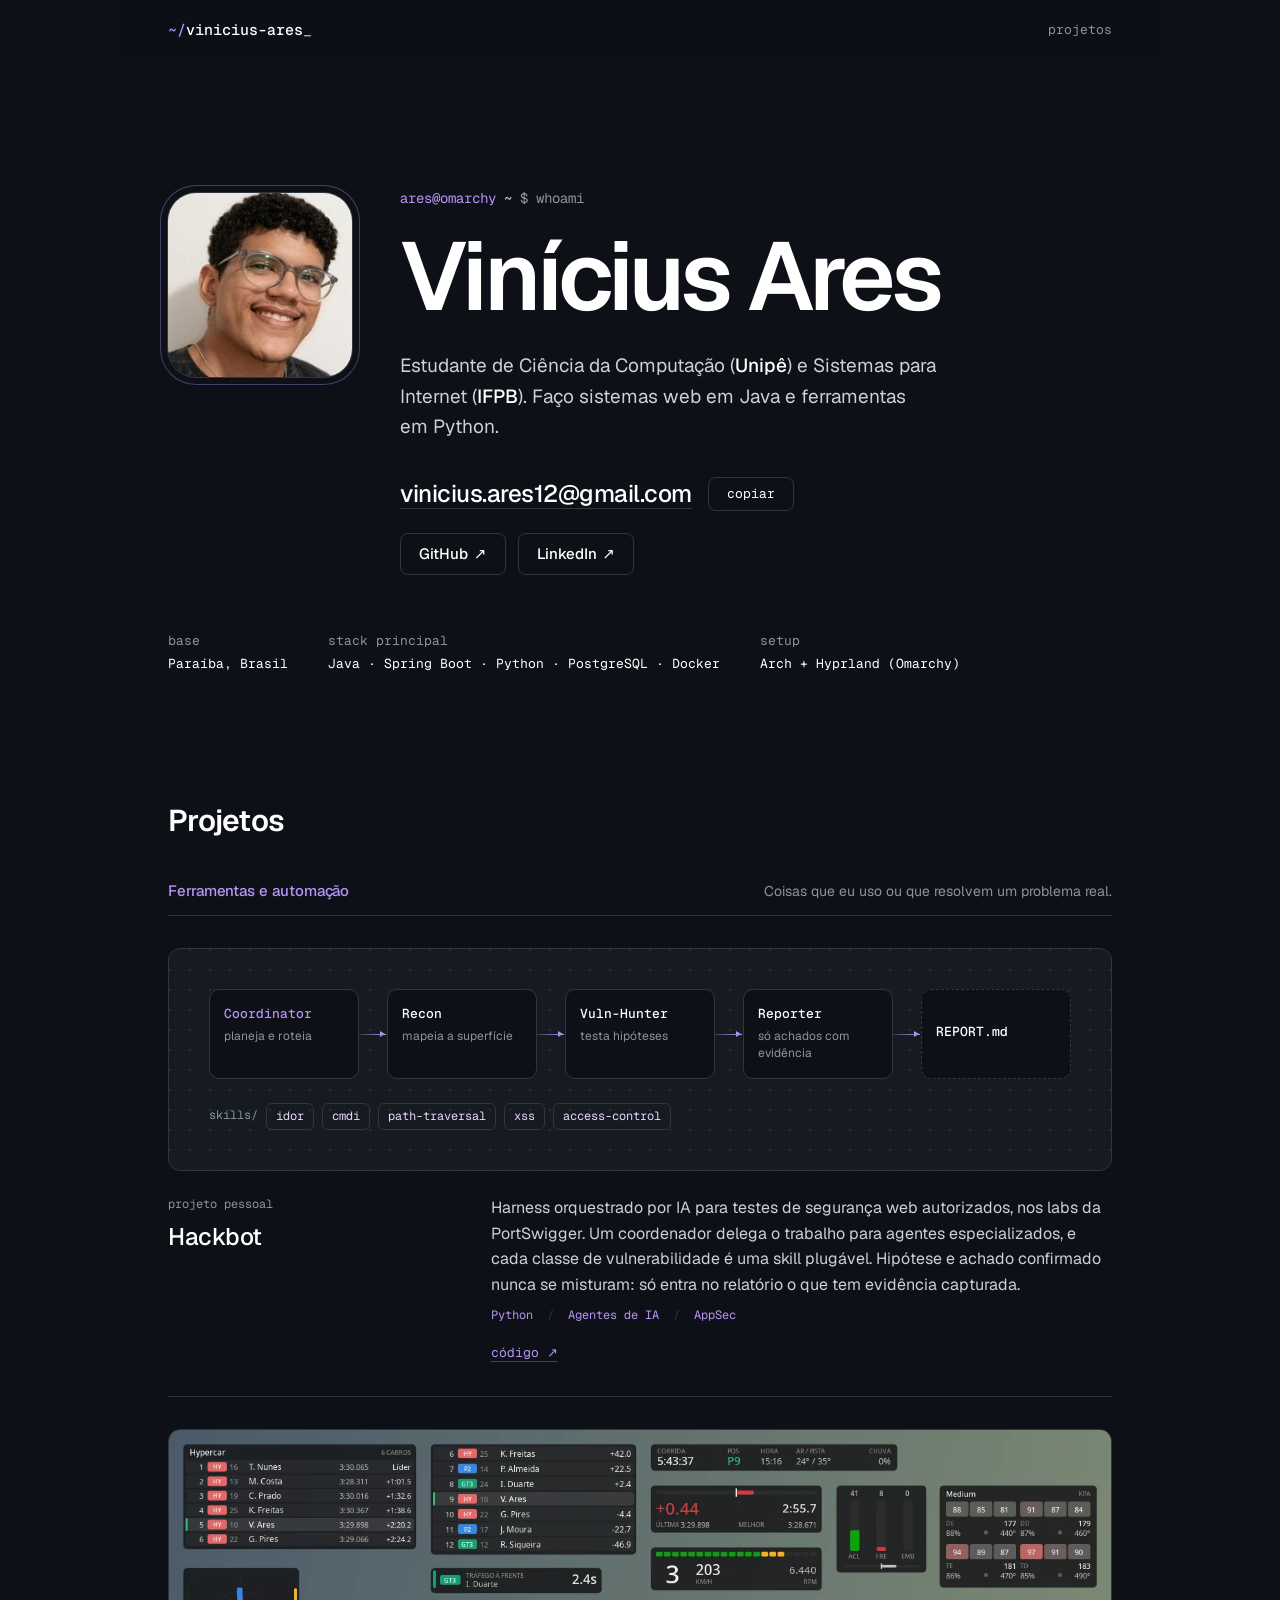
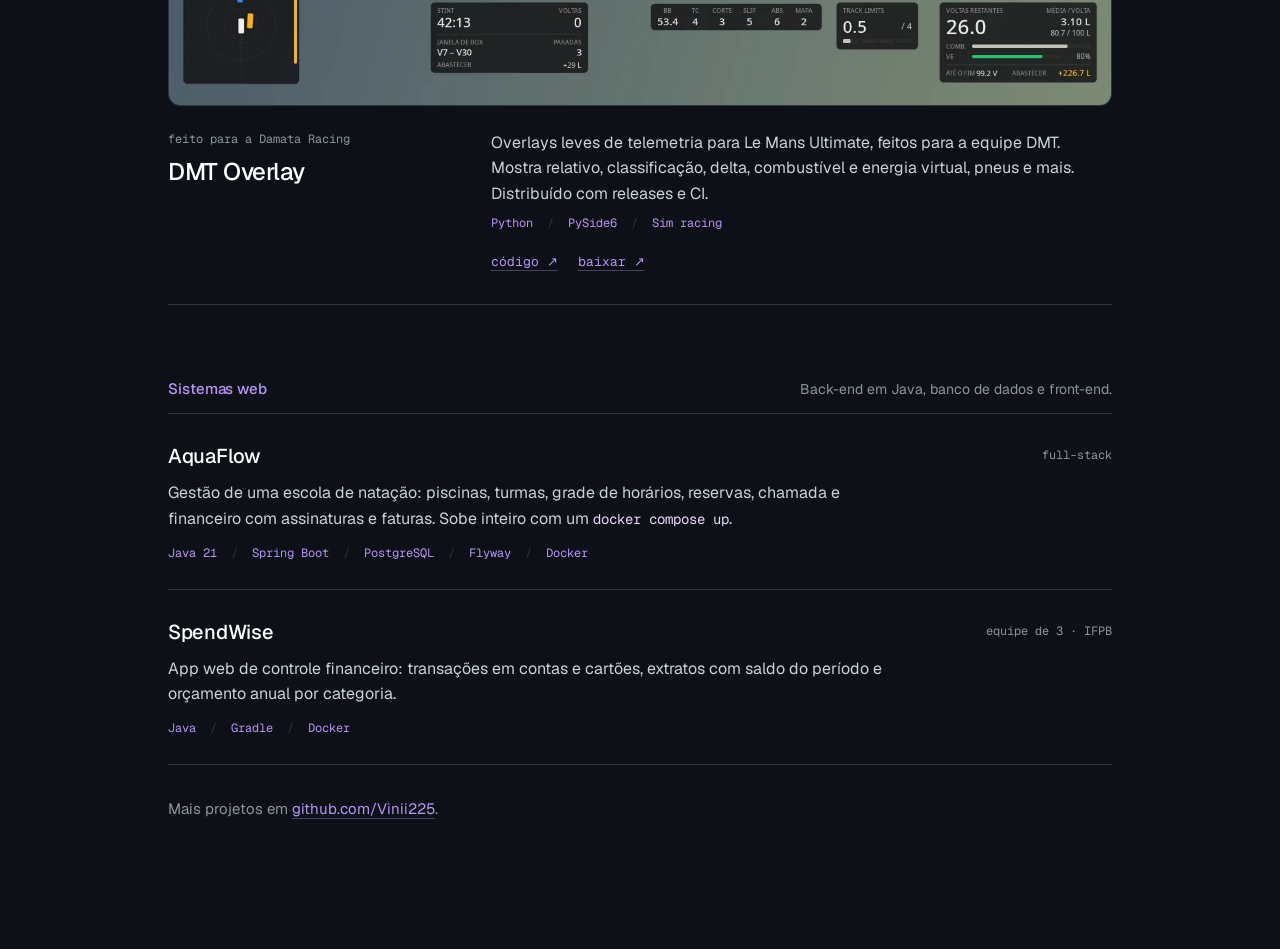
<file: index.html>
<!DOCTYPE html>
<html lang="pt-BR">
<head>
    <meta charset="UTF-8">
    <meta name="viewport" content="width=device-width, initial-scale=1.0">
    <title>Vinícius Ares · Portfólio</title>
    <meta name="description" content="Vinícius Ares, estudante de Ciência da Computação (Unipê) e Sistemas para Internet (IFPB). Sistemas web em Java e ferramentas em Python.">
    <meta name="theme-color" content="#0d1117">
    <link rel="canonical" href="https://vinii225.github.io/portfolio/">

    <meta property="og:type" content="website">
    <meta property="og:locale" content="pt_BR">
    <meta property="og:url" content="https://vinii225.github.io/portfolio/">
    <meta property="og:title" content="Vinícius Ares · Portfólio">
    <meta property="og:description" content="Sistemas web em Java e ferramentas em Python.">
    <meta property="og:image" content="https://vinii225.github.io/portfolio/assets/og.png">
    <meta property="og:image:width" content="1200">
    <meta property="og:image:height" content="630">
    <meta property="og:image:alt" content="Vinícius Ares, portfólio">
    <meta name="twitter:card" content="summary_large_image">

    <link rel="icon" href="assets/favicon.svg?v=2" type="image/svg+xml">
    <link rel="icon" href="assets/favicon-32.png?v=2" type="image/png" sizes="32x32">
    <link rel="apple-touch-icon" href="assets/apple-touch-icon.png?v=2">
    <link rel="preload" href="assets/fonts/geist-latin.woff2" as="font" type="font/woff2" crossorigin>
    <link rel="preload" href="assets/fonts/geist-mono-latin.woff2" as="font" type="font/woff2" crossorigin>
    <link rel="stylesheet" href="css/style.css?v=2026110301">
</head>
<body>
    <a class="skip" href="#projetos">Pular para os projetos</a>

    <header class="topbar">
        <a class="mark" href="#topo"><span class="mark-prompt" aria-hidden="true">~/</span><span class="mark-text">vinicius-ares</span><span class="caret" aria-hidden="true">_</span></a>
        <nav aria-label="Seções">
            <a href="#projetos">projetos</a>
        </nav>
    </header>

    <main id="topo">
        <section class="hero">
            <figure class="avatar" data-enter="0">
                <img src="assets/avatar-200.jpg" srcset="assets/avatar-200.jpg 200w, assets/avatar-400.jpg 400w" sizes="(max-width: 760px) 96px, 184px" width="400" height="400" alt="Foto de Vinícius Ares">
            </figure>
            <div class="hero-text">
                <p class="prompt" data-enter="0"><span class="prompt-user">ares@omarchy</span> <span class="prompt-path">~</span> <span class="prompt-sign">$</span> whoami</p>
                <h1 data-enter="1">Vinícius Ares</h1>
                <p class="lede" data-enter="2">Estudante de Ciência da Computação (<strong>Unipê</strong>) e Sistemas para Internet (<strong>IFPB</strong>). Faço sistemas web em Java e ferramentas em Python.</p>
                <div class="contact-block" data-enter="3">
                    <div class="email">
                        <a class="email-address" href="mailto:vinicius.ares12@gmail.com">vinicius.ares12@gmail.com</a>
                        <button class="copy" type="button" data-copy="vinicius.ares12@gmail.com">
                            <span class="copy-label copy-idle">copiar</span>
                            <span class="copy-label copy-done" aria-hidden="true">copiado</span>
                        </button>
                        <span class="sr-only" role="status" id="copy-status"></span>
                    </div>
                    <div class="hero-actions">
                        <a class="btn btn-ghost" href="https://github.com/Vinii225" target="_blank" rel="noopener">GitHub <span aria-hidden="true">↗</span><span class="sr-only"> (abre em nova aba)</span></a>
                        <a class="btn btn-ghost" href="https://www.linkedin.com/in/vinicius-ares" target="_blank" rel="noopener">LinkedIn <span aria-hidden="true">↗</span><span class="sr-only"> (abre em nova aba)</span></a>
                    </div>
                </div>
            </div>
            <dl class="facts" data-enter="4">
                <div><dt>base</dt><dd>Paraíba, Brasil</dd></div>
                <div><dt>stack principal</dt><dd>Java · Spring Boot · Python · PostgreSQL · Docker</dd></div>
                <div><dt>setup</dt><dd>Arch + Hyprland (Omarchy)</dd></div>
            </dl>
        </section>

        <section id="projetos" class="section" aria-labelledby="projetos-titulo">
            <div class="section-head reveal">
                <h2 id="projetos-titulo">Projetos</h2>
            </div>

            <div class="group" aria-labelledby="g-ferramentas">
                <div class="group-head reveal">
                    <h3 id="g-ferramentas">Ferramentas e automação</h3>
                    <p>Coisas que eu uso ou que resolvem um problema real.</p>
                </div>

                <article class="feature reveal" aria-labelledby="f-hackbot">
                    <div class="feature-visual feature-visual--diagram">
                        <ol class="flow" aria-label="Fluxo dos agentes do Hackbot">
                            <li class="flow-node flow-node--coord"><span class="flow-name">Coordinator</span><span class="flow-role">planeja e roteia</span></li>
                            <li class="flow-node"><span class="flow-name">Recon</span><span class="flow-role">mapeia a superfície</span></li>
                            <li class="flow-node"><span class="flow-name">Vuln-Hunter</span><span class="flow-role">testa hipóteses</span></li>
                            <li class="flow-node"><span class="flow-name">Reporter</span><span class="flow-role">só achados com evidência</span></li>
                            <li class="flow-node flow-node--out"><span class="flow-name">REPORT.md</span></li>
                        </ol>
                        <ul class="skills" aria-label="Skills de vulnerabilidade">
                            <li>idor</li><li>cmdi</li><li>path-traversal</li><li>xss</li><li>access-control</li>
                        </ul>
                    </div>
                    <div class="feature-body">
                        <p class="feature-context">projeto pessoal</p>
                        <h4 id="f-hackbot">Hackbot</h4>
                        <p>Harness orquestrado por IA para testes de segurança web autorizados, nos labs da PortSwigger. Um coordenador delega o trabalho para agentes especializados, e cada classe de vulnerabilidade é uma skill plugável. Hipótese e achado confirmado nunca se misturam: só entra no relatório o que tem evidência capturada.</p>
                        <p class="p-tags"><span>Python</span><span>Agentes de IA</span><span>AppSec</span></p>
                        <p class="feature-links">
                            <a href="https://github.com/Vinii225/hackbot" target="_blank" rel="noopener">código <span aria-hidden="true">↗</span><span class="sr-only"> (abre em nova aba)</span></a>
                        </p>
                    </div>
                </article>

                <article class="feature reveal" aria-labelledby="f-dmt">
                    <div class="feature-visual">
                        <img src="assets/projetos/dmt-previa.webp" srcset="assets/projetos/dmt-previa-760.webp 760w, assets/projetos/dmt-previa.webp 1370w" sizes="(max-width: 760px) 760px, 944px" width="1370" height="400" loading="lazy" alt="Widgets do DMT Overlay: tabela de relativo, classificação, delta de volta, marcha e RPM, pedais, temperatura dos pneus e combustível.">
                    </div>
                    <div class="feature-body">
                        <p class="feature-context">feito para a Damata Racing</p>
                        <h4 id="f-dmt">DMT Overlay</h4>
                        <p>Overlays leves de telemetria para Le Mans Ultimate, feitos para a equipe DMT. Mostra relativo, classificação, delta, combustível e energia virtual, pneus e mais. Distribuído com releases e CI.</p>
                        <p class="p-tags"><span>Python</span><span>PySide6</span><span>Sim racing</span></p>
                        <p class="feature-links">
                            <a href="https://github.com/Vinii225/dmt-overlay" target="_blank" rel="noopener">código <span aria-hidden="true">↗</span><span class="sr-only"> (abre em nova aba)</span></a>
                            <a href="https://github.com/Vinii225/dmt-overlay/releases/latest" target="_blank" rel="noopener">baixar <span aria-hidden="true">↗</span><span class="sr-only"> (abre em nova aba)</span></a>
                        </p>
                    </div>
                </article>

            </div>

            <div class="group" aria-labelledby="g-web">
                <div class="group-head reveal">
                    <h3 id="g-web">Sistemas web</h3>
                    <p>Back-end em Java, banco de dados e front-end.</p>
                </div>
                <ul class="projects">
                    <li class="project reveal">
                        <div class="p-body">
                            <h4 class="p-title"><a class="p-link" href="https://github.com/Vinii225/aquaflow" target="_blank" rel="noopener">AquaFlow <span class="p-arrow" aria-hidden="true">↗</span><span class="sr-only"> (abre em nova aba)</span></a></h4>
                            <p class="p-desc">Gestão de uma escola de natação: piscinas, turmas, grade de horários, reservas, chamada e financeiro com assinaturas e faturas. Sobe inteiro com um <code>docker compose up</code>.</p>
                            <p class="p-tags"><span>Java 21</span><span>Spring Boot</span><span>PostgreSQL</span><span>Flyway</span><span>Docker</span></p>
                        </div>
                        <p class="p-meta">full-stack</p>
                    </li>
                    <li class="project reveal">
                        <div class="p-body">
                            <h4 class="p-title"><a class="p-link" href="https://github.com/Vinii225/spendwise" target="_blank" rel="noopener">SpendWise <span class="p-arrow" aria-hidden="true">↗</span><span class="sr-only"> (abre em nova aba)</span></a></h4>
                            <p class="p-desc">App web de controle financeiro: transações em contas e cartões, extratos com saldo do período e orçamento anual por categoria.</p>
                            <p class="p-tags"><span>Java</span><span>Gradle</span><span>Docker</span></p>
                        </div>
                        <p class="p-meta">equipe de 3 · IFPB</p>
                    </li>
                </ul>
            </div>


            <p class="more reveal">Mais projetos em <a href="https://github.com/Vinii225?tab=repositories" target="_blank" rel="noopener">github.com/Vinii225<span class="sr-only"> (abre em nova aba)</span></a>.</p>
        </section>


    </main>


    <script src="js/main.js?v=2026110301"></script>
</body>
</html>
</file>
<file: css/style.css>
/* Paleta herdada do README do perfil (github.com/Vinii225) */

@font-face {
    font-family: "Geist";
    src: url("../assets/fonts/geist-latin.woff2") format("woff2");
    font-weight: 400 600;
    font-style: normal;
    font-display: swap;
}

@font-face {
    font-family: "Geist Mono";
    src: url("../assets/fonts/geist-mono-latin.woff2") format("woff2");
    font-weight: 400 500;
    font-style: normal;
    font-display: swap;
}

:root {
    --bg: #0d1117;
    --bg-raised: #161b22;
    --line: #30363d;
    --text: #c9d1d9;
    --text-strong: #ffffff;
    --muted: #8b949e;
    --accent: #b794f6;
    --accent-soft: #e9d8fd;
    --accent-wash: rgba(183, 148, 246, 0.08);

    --font-sans: "Geist", ui-sans-serif, system-ui, -apple-system, "Segoe UI", sans-serif;
    --font-mono: "Geist Mono", ui-monospace, "SFMono-Regular", Menlo, monospace;

    --ease-out: cubic-bezier(0.23, 1, 0.32, 1);

    --measure: 68ch;
    --gutter: clamp(20px, 5vw, 48px);
}

*,
*::before,
*::after {
    box-sizing: border-box;
}

html {
    scroll-behavior: smooth;
    scroll-padding-top: 80px;
    -webkit-text-size-adjust: 100%;
}

body {
    margin: 0;
    background: var(--bg);
    color: var(--text);
    font-family: var(--font-sans);
    font-size: 16px;
    line-height: 1.6;
    -webkit-font-smoothing: antialiased;
    text-rendering: optimizeLegibility;
}

::selection {
    background: var(--accent);
    color: var(--bg);
}

a {
    color: inherit;
}

:focus-visible {
    outline: 2px solid var(--accent);
    outline-offset: 3px;
    border-radius: 4px;
}

code {
    font-family: var(--font-mono);
    font-size: 0.875em;
    color: var(--accent-soft);
}

.sr-only {
    position: absolute;
    width: 1px;
    height: 1px;
    padding: 0;
    margin: -1px;
    overflow: hidden;
    clip: rect(0, 0, 0, 0);
    white-space: nowrap;
    border: 0;
}

.skip {
    position: absolute;
    left: 16px;
    top: -48px;
    padding: 8px 12px;
    background: var(--accent);
    color: var(--bg);
    border-radius: 6px;
    font-weight: 500;
    text-decoration: none;
    z-index: 20;
}

.skip:focus {
    top: 16px;
}

/* ---------- Topbar ---------- */

.topbar {
    position: sticky;
    top: 0;
    z-index: 10;
    display: flex;
    align-items: center;
    justify-content: space-between;
    gap: 24px;
    max-width: 1040px;
    margin: 0 auto;
    padding: 18px var(--gutter);
    background: rgba(13, 17, 23, 0.82);
    backdrop-filter: blur(10px);
    -webkit-backdrop-filter: blur(10px);
    border-bottom: 1px solid transparent;
    transition: border-color 200ms ease;
}

.topbar.is-scrolled {
    border-bottom-color: var(--line);
}

.mark {
    display: inline-flex;
    align-items: baseline;
    font-family: var(--font-mono);
    font-size: 15px;
    font-weight: 500;
    color: var(--text-strong);
    text-decoration: none;
}

.mark-prompt {
    color: var(--accent);
}

/* Digita o nome uma vez ao carregar (13 caracteres, um passo por letra).
   O recorte só existe durante a animação: no fim a largura volta a ser a do texto,
   sem cortar a última letra, e o nome não encolhe quando o menu aperta o topo. */
.mark {
    flex-shrink: 0;
}

.mark-text {
    display: inline-block;
    flex-shrink: 0;
    white-space: nowrap;
    animation: type 780ms steps(13, end) 250ms backwards;
}

@keyframes type {
    from { width: 0; overflow: hidden; }
    to { width: 13ch; overflow: hidden; }
}

.caret {
    color: var(--accent);
    animation: blink 1.1s steps(1) infinite;
}

@keyframes blink {
    50% { opacity: 0; }
}

.topbar nav {
    display: flex;
    gap: clamp(16px, 3vw, 28px);
    font-family: var(--font-mono);
    font-size: 13px;
}

.topbar nav a {
    color: var(--muted);
    text-decoration: none;
    transition: color 150ms ease;
}

.topbar nav a.is-active {
    color: var(--accent);
}

@media (hover: hover) and (pointer: fine) {
    .topbar nav a:hover {
        color: var(--text-strong);
    }
}

/* ---------- Layout ---------- */

main {
    max-width: 1040px;
    margin: 0 auto;
    padding: 0 var(--gutter);
}

.section {
    padding: clamp(72px, 12vw, 128px) 0 0;
}

.section-head {
    display: flex;
    align-items: baseline;
    justify-content: space-between;
    gap: 8px 24px;
    flex-wrap: wrap;
    margin-bottom: 40px;
}

h1,
h2,
h3,
h4 {
    color: var(--text-strong);
    font-weight: 600;
    margin: 0;
}

h2 {
    font-size: clamp(24px, 3vw, 30px);
    letter-spacing: -0.025em;
    line-height: 1.2;
}

.section-note {
    margin: 0;
    color: var(--muted);
    font-size: 14px;
}

/* ---------- Hero ---------- */

.hero {
    display: grid;
    grid-template-columns: auto 1fr;
    gap: 0 48px;
    align-items: start;
    padding-top: clamp(64px, 14vh, 140px);
}

.prompt {
    margin: 0 0 20px;
    font-family: var(--font-mono);
    font-size: 14px;
    color: var(--muted);
}

.prompt-user {
    color: var(--accent);
}

.prompt-path {
    color: var(--accent-soft);
}

.hero h1 {
    font-size: clamp(44px, 9vw, 96px);
    line-height: 0.98;
    letter-spacing: -0.045em;
    text-wrap: balance;
}

.lede {
    max-width: 46ch;
    margin: 28px 0 0;
    font-size: clamp(17px, 1.6vw, 19px);
    text-wrap: pretty;
}

.lede strong {
    color: var(--text-strong);
    font-weight: 500;
}

.avatar {
    margin: 0;
    width: clamp(140px, 16vw, 184px);
    margin-top: 6px;
    aspect-ratio: 1;
    border-radius: 28px;
    overflow: hidden;
    box-shadow: 0 0 0 1px var(--line), 0 0 0 7px var(--bg), 0 0 0 8px rgba(183, 148, 246, 0.35);
}

.avatar img {
    display: block;
    width: 100%;
    height: 100%;
    object-fit: cover;
}

.contact-block {
    margin-top: 32px;
}

.hero-actions {
    display: flex;
    flex-wrap: wrap;
    gap: 12px;
    margin-top: 20px;
}

.btn {
    display: inline-flex;
    align-items: center;
    gap: 6px;
    height: 42px;
    padding: 0 18px;
    border-radius: 8px;
    font-size: 15px;
    font-weight: 500;
    text-decoration: none;
    transition: transform 160ms var(--ease-out), background-color 150ms ease, border-color 150ms ease;
}

.btn:active {
    transform: scale(0.97);
}

.btn-primary {
    background: var(--accent);
    color: var(--bg);
}

.btn-ghost {
    border: 1px solid var(--line);
    color: var(--text-strong);
}

@media (hover: hover) and (pointer: fine) {
    .btn-primary:hover {
        background: var(--accent-soft);
    }

    .btn-ghost:hover {
        border-color: var(--muted);
    }
}

.facts {
    grid-column: 1 / -1;
    display: flex;
    flex-wrap: wrap;
    gap: 16px 40px;
    margin: 56px 0 0;
    font-family: var(--font-mono);
    font-size: 13px;
}

.facts div {
    display: flex;
    flex-direction: column;
    gap: 2px;
}

.facts dt {
    color: var(--muted);
}

.facts dd {
    margin: 0;
    color: var(--text-strong);
}

/* ---------- Grupos de projetos ---------- */

.group + .group {
    margin-top: 72px;
}

.group-head {
    display: flex;
    align-items: baseline;
    justify-content: space-between;
    gap: 4px 24px;
    flex-wrap: wrap;
    padding-bottom: 12px;
    border-bottom: 1px solid var(--line);
}

.group-head h3 {
    font-size: 15px;
    font-weight: 500;
    color: var(--accent);
    letter-spacing: -0.005em;
}

.group-head p {
    margin: 0;
    font-size: 14px;
    color: var(--muted);
}

/* ---------- Destaques ---------- */

.feature {
    padding: 32px 0;
    border-bottom: 1px solid var(--line);
}

.feature-visual {
    overflow: hidden;
    border: 1px solid var(--line);
    border-radius: 12px;
    background: var(--bg-raised);
}

.feature-visual img {
    display: block;
    width: 100%;
    height: auto;
}

.feature-body {
    display: grid;
    grid-template-columns: minmax(180px, 1fr) minmax(0, 2.2fr);
    grid-template-rows: auto 1fr;
    gap: 4px 40px;
    margin-top: 24px;
}

.feature-context,
.feature-body h4 {
    grid-column: 1;
}

.feature-body > :not(.feature-context):not(h4) {
    grid-column: 2;
}

.feature-body h4 {
    grid-row: 2;
    align-self: start;
    font-size: 24px;
    font-weight: 500;
    letter-spacing: -0.02em;
}

.feature-body > p:nth-of-type(2) {
    grid-row: 1 / span 2;
    margin: 0;
    max-width: var(--measure);
    text-wrap: pretty;
}

.feature-context {
    margin: 0;
    font-family: var(--font-mono);
    font-size: 12px;
    color: var(--muted);
}

.feature-links {
    display: flex;
    gap: 20px;
    margin: 14px 0 0;
    font-family: var(--font-mono);
    font-size: 13px;
}

.feature-links a,
.p-extra a,
.more a {
    color: var(--accent);
    text-decoration: underline;
    text-decoration-color: rgba(183, 148, 246, 0.35);
    text-underline-offset: 4px;
    transition: text-decoration-color 150ms ease, color 150ms ease;
}

@media (hover: hover) and (pointer: fine) {
    .feature-links a:hover,
    .p-extra a:hover,
    .more a:hover {
        color: var(--accent-soft);
        text-decoration-color: currentColor;
    }
}

/* Diagrama do Hackbot: o destaque percorre os agentes na ordem do fluxo */

.feature-visual--diagram {
    padding: clamp(24px, 4vw, 40px);
    background:
        radial-gradient(circle at 1px 1px, rgba(139, 148, 158, 0.16) 1px, transparent 0) 0 0 / 20px 20px,
        var(--bg-raised);
}

.flow {
    display: grid;
    grid-template-columns: repeat(5, minmax(0, 1fr));
    gap: 28px;
    margin: 0;
    padding: 0;
    list-style: none;
}

.flow-node {
    position: relative;
    display: flex;
    flex-direction: column;
    gap: 4px;
    padding: 14px 14px 16px;
    border: 1px solid var(--line);
    border-radius: 10px;
    background: var(--bg);
    animation: step 6s var(--ease-out) infinite;
}

.flow-node:nth-child(2) { animation-delay: 1.2s; }
.flow-node:nth-child(3) { animation-delay: 2.4s; }
.flow-node:nth-child(4) { animation-delay: 3.6s; }
.flow-node:nth-child(5) { animation-delay: 4.8s; }

@keyframes step {
    0%, 22%, 100% { border-color: var(--line); }
    4%, 16% { border-color: var(--accent); }
}

/* Conector com seta entre um agente e o próximo */
.flow-node:not(:last-child)::after {
    content: "";
    position: absolute;
    top: 50%;
    left: 100%;
    width: 28px;
    height: 1px;
    background: linear-gradient(90deg, var(--line), var(--accent));
}

.flow-node:not(:last-child)::before {
    content: "";
    position: absolute;
    top: calc(50% - 3px);
    left: calc(100% + 22px);
    border: 3px solid transparent;
    border-left: 5px solid var(--accent);
}

.flow-name {
    font-family: var(--font-mono);
    font-size: 13px;
    font-weight: 500;
    color: var(--text-strong);
}

.flow-role {
    font-size: 12px;
    line-height: 1.4;
    color: var(--muted);
}

.flow-node--coord .flow-name {
    color: var(--accent);
}

.flow-node--out {
    justify-content: center;
    border-style: dashed;
}

.skills {
    display: flex;
    flex-wrap: wrap;
    gap: 8px;
    margin: 24px 0 0;
    padding: 0;
    list-style: none;
    font-family: var(--font-mono);
    font-size: 12px;
}

.skills::before {
    content: "skills/";
    color: var(--muted);
    padding: 3px 0;
}

.skills li {
    padding: 3px 9px;
    border: 1px solid var(--line);
    border-radius: 6px;
    color: var(--accent-soft);
}

/* ---------- Lista de projetos ---------- */

.projects {
    list-style: none;
    margin: 0;
    padding: 0;
}

.project {
    position: relative;
    display: grid;
    grid-template-columns: 1fr auto;
    gap: 8px 32px;
    padding: 26px 0;
    border-bottom: 1px solid var(--line);
    isolation: isolate;
}

/* Faixa de destaque que entra pela esquerda no hover */
.project::before {
    content: "";
    position: absolute;
    inset: 0 -16px;
    z-index: -1;
    border-radius: 10px;
    background: var(--accent-wash);
    clip-path: inset(0 100% 0 0 round 10px);
    transition: clip-path 260ms var(--ease-out);
}

.p-body {
    display: flex;
    flex-direction: column;
    gap: 8px;
    min-width: 0;
}

.p-title {
    font-size: 20px;
    font-weight: 500;
    letter-spacing: -0.015em;
}

.p-link {
    text-decoration: none;
}

/* A linha inteira é clicável; links secundários ficam por cima */
.p-link::after {
    content: "";
    position: absolute;
    inset: 0;
}

.p-link:focus-visible {
    outline: none;
}

.p-arrow {
    display: inline-block;
    color: var(--accent);
    opacity: 0;
    transform: translate(-4px, 4px);
    transition: opacity 180ms ease, transform 220ms var(--ease-out);
}

.p-desc {
    margin: 0;
    max-width: var(--measure);
    text-wrap: pretty;
}

.p-tags {
    display: flex;
    flex-wrap: wrap;
    gap: 6px 14px;
    margin: 4px 0 0;
    font-family: var(--font-mono);
    font-size: 12px;
    color: var(--accent);
}

.p-tags span:not(:last-child)::after {
    content: "/";
    margin-left: 14px;
    color: var(--line);
}

.p-extra {
    position: relative;
    z-index: 1;
    margin: 2px 0 0;
    font-family: var(--font-mono);
    font-size: 13px;
}

.p-meta {
    margin: 0;
    padding-top: 6px;
    font-family: var(--font-mono);
    font-size: 12px;
    color: var(--muted);
    text-align: right;
}

.project:focus-within::before {
    clip-path: inset(0 0 0 0 round 10px);
}

.project:has(.p-link:focus-visible) {
    outline: 2px solid var(--accent);
    outline-offset: 4px;
    border-radius: 8px;
}

.project:focus-within .p-arrow {
    opacity: 1;
    transform: translate(0, 0);
}

@media (hover: hover) and (pointer: fine) {
    .project:hover::before {
        clip-path: inset(0 0 0 0 round 10px);
    }

    .project:hover .p-arrow {
        opacity: 1;
        transform: translate(0, 0);
    }
}

.more {
    margin: 32px 0 0;
    padding-bottom: clamp(80px, 12vw, 128px);
    color: var(--muted);
    font-size: 15px;
}

/* ---------- Contato ---------- */

.email {
    display: flex;
    flex-wrap: wrap;
    align-items: center;
    gap: 12px 16px;
}

.email-address {
    font-size: clamp(19px, 2.2vw, 24px);
    font-weight: 500;
    letter-spacing: -0.02em;
    color: var(--text-strong);
    text-decoration: underline;
    text-decoration-color: var(--line);
    text-decoration-thickness: 1px;
    text-underline-offset: 6px;
    transition: text-decoration-color 150ms ease;
    overflow-wrap: anywhere;
}

@media (hover: hover) and (pointer: fine) {
    .email-address:hover {
        text-decoration-color: var(--accent);
    }
}

/* Os dois rótulos ocupam a mesma célula: o botão não muda de largura */
.copy {
    display: inline-grid;
    height: 34px;
    padding: 0 14px;
    border: 1px solid var(--line);
    border-radius: 8px;
    background: transparent;
    color: var(--text-strong);
    font-family: var(--font-mono);
    font-size: 13px;
    cursor: pointer;
    transition: transform 160ms var(--ease-out), border-color 150ms ease;
}

.copy:active {
    transform: scale(0.97);
}

.copy-label {
    grid-area: 1 / 1;
    align-self: center;
    transition: opacity 200ms ease, filter 200ms ease, transform 200ms var(--ease-out);
}

.copy-done {
    color: var(--accent);
    opacity: 0;
    filter: blur(2px);
    transform: translateY(4px);
}

.copy.is-copied {
    border-color: var(--accent);
}

.copy.is-copied .copy-idle {
    opacity: 0;
    filter: blur(2px);
    transform: translateY(-4px);
}

.copy.is-copied .copy-done {
    opacity: 1;
    filter: blur(0);
    transform: translateY(0);
}

@media (hover: hover) and (pointer: fine) {
    .copy:hover {
        border-color: var(--muted);
    }
}

/* ---------- Motion: entrada e reveal ----------
   Só são escondidos quando o JS confirmou que vai animar (.js-motion),
   então sem JS a página aparece completa. */

.js-motion [data-enter] {
    opacity: 0;
    transform: translateY(12px);
    filter: blur(4px);
    animation: enter 700ms var(--ease-out) forwards;
}

.js-motion [data-enter="1"] { animation-delay: 60ms; }
.js-motion [data-enter="2"] { animation-delay: 140ms; }
.js-motion [data-enter="3"] { animation-delay: 210ms; }
.js-motion [data-enter="4"] { animation-delay: 280ms; }

@keyframes enter {
    to {
        opacity: 1;
        transform: translateY(0);
        filter: blur(0);
    }
}

.js-motion .reveal {
    opacity: 0;
    transform: translateY(16px);
    transition: opacity 600ms var(--ease-out), transform 600ms var(--ease-out);
    transition-delay: var(--stagger, 0ms);
}

.js-motion .reveal.is-visible {
    opacity: 1;
    transform: translateY(0);
}

/* ---------- Responsivo ---------- */

@media (max-width: 860px) {
    .flow {
        grid-template-columns: 1fr;
        gap: 20px;
    }

    .flow-node {
        flex-direction: row;
        align-items: baseline;
        justify-content: space-between;
        gap: 12px;
    }

    .flow-node--out {
        justify-content: flex-start;
    }

    .flow-node:not(:last-child)::after {
        top: 100%;
        left: 24px;
        width: 1px;
        height: 20px;
        background: linear-gradient(180deg, var(--line), var(--accent));
    }

    .flow-node:not(:last-child)::before {
        top: calc(100% + 14px);
        left: 21px;
        border: 3px solid transparent;
        border-top: 5px solid var(--accent);
    }

    .flow-role {
        text-align: right;
    }
}

@media (max-width: 760px) {
    .hero {
        grid-template-columns: 1fr;
    }

    .avatar {
        margin-top: 0;
    }

    .avatar {
        grid-row: 1;
        width: 96px;
        border-radius: 22px;
        margin-bottom: 28px;
    }

    .feature-body {
        grid-template-columns: 1fr;
        grid-template-rows: none;
    }

    /* Prévia larga demais para o celular: mostra os primeiros widgets em tamanho legível */
    .feature-visual img {
        height: 220px;
        object-fit: cover;
        object-position: left center;
    }

    .feature-body > :not(.feature-context):not(h4),
    .feature-body > p:nth-of-type(2) {
        grid-column: 1;
        grid-row: auto;
    }

    .feature-body > p:nth-of-type(2) {
        margin-top: 10px;
    }

    .project {
        grid-template-columns: 1fr;
    }

    .p-meta {
        grid-row: 1;
        padding-top: 0;
        text-align: left;
    }

}

/* Movimento reduzido: mantém fades e cor, remove deslocamento e loops */
@media (prefers-reduced-motion: reduce) {
    html {
        scroll-behavior: auto;
    }

    .caret,
    .flow-node,
    .mark-text {
        animation: none;
    }

    .js-motion [data-enter] {
        transform: none;
        filter: none;
        animation-duration: 200ms;
    }

    .js-motion .reveal {
        transform: none;
        transition-duration: 200ms;
    }

    .p-arrow,
    .copy-label {
        transform: none !important;
    }
}
</file>
